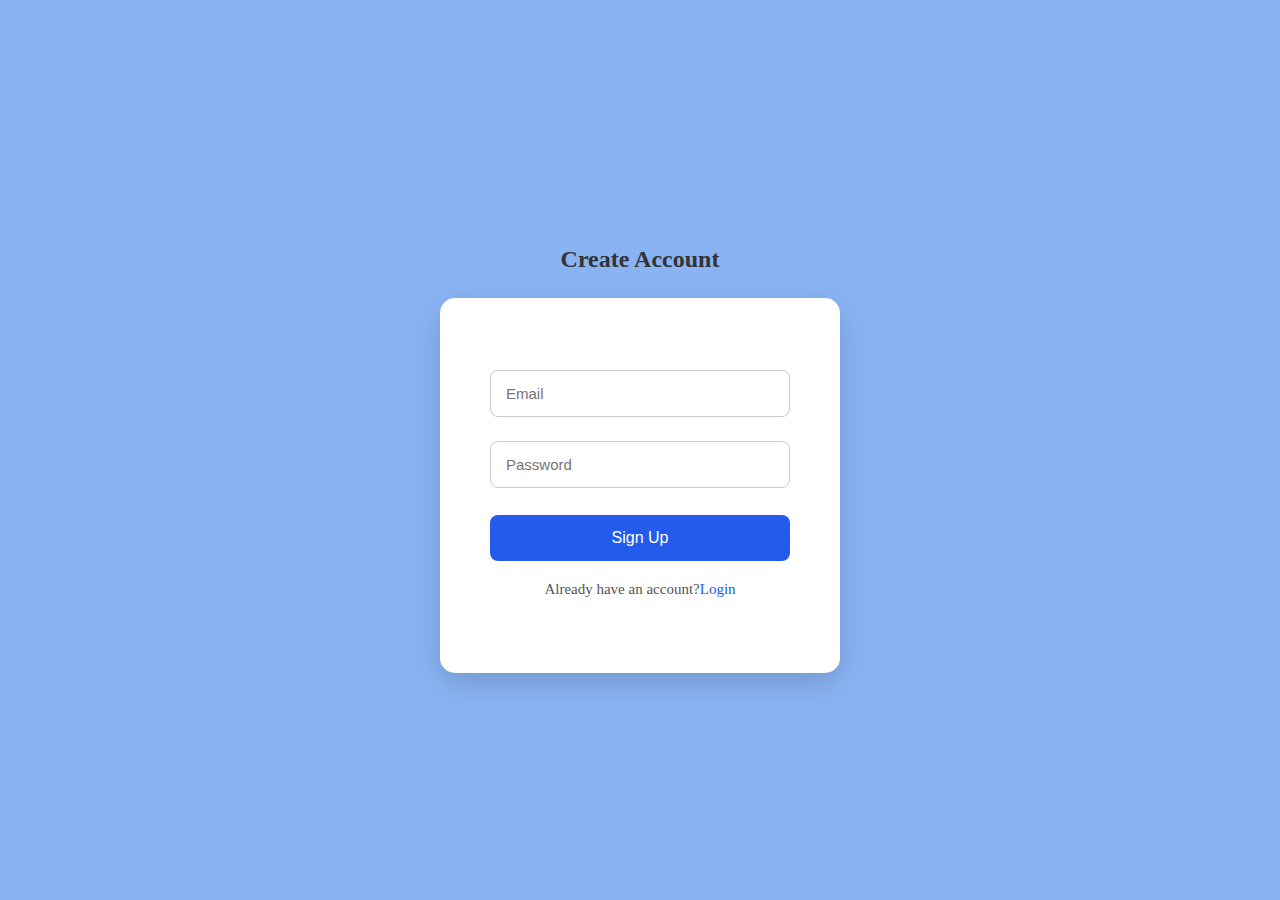
<file: index.html>
<!DOCTYPE html>
<html>
<head>
  <title>Sign Up</title>
  <link rel="stylesheet" href="assets/style.css">
</head>
<body>
  <h2>Create Account</h2>

  <div class="login-box">
    <input type="email" id="signupEmail" placeholder="Email">
    <input type="password" id="signupPassword" placeholder="Password">

    <button onclick="signup()">Sign Up</button>
    <p>Already have an account?<a href="login.html">Login</a></p>
  </div>
  <script src="assets/script.js"></script>
</body>
</html>
</file>
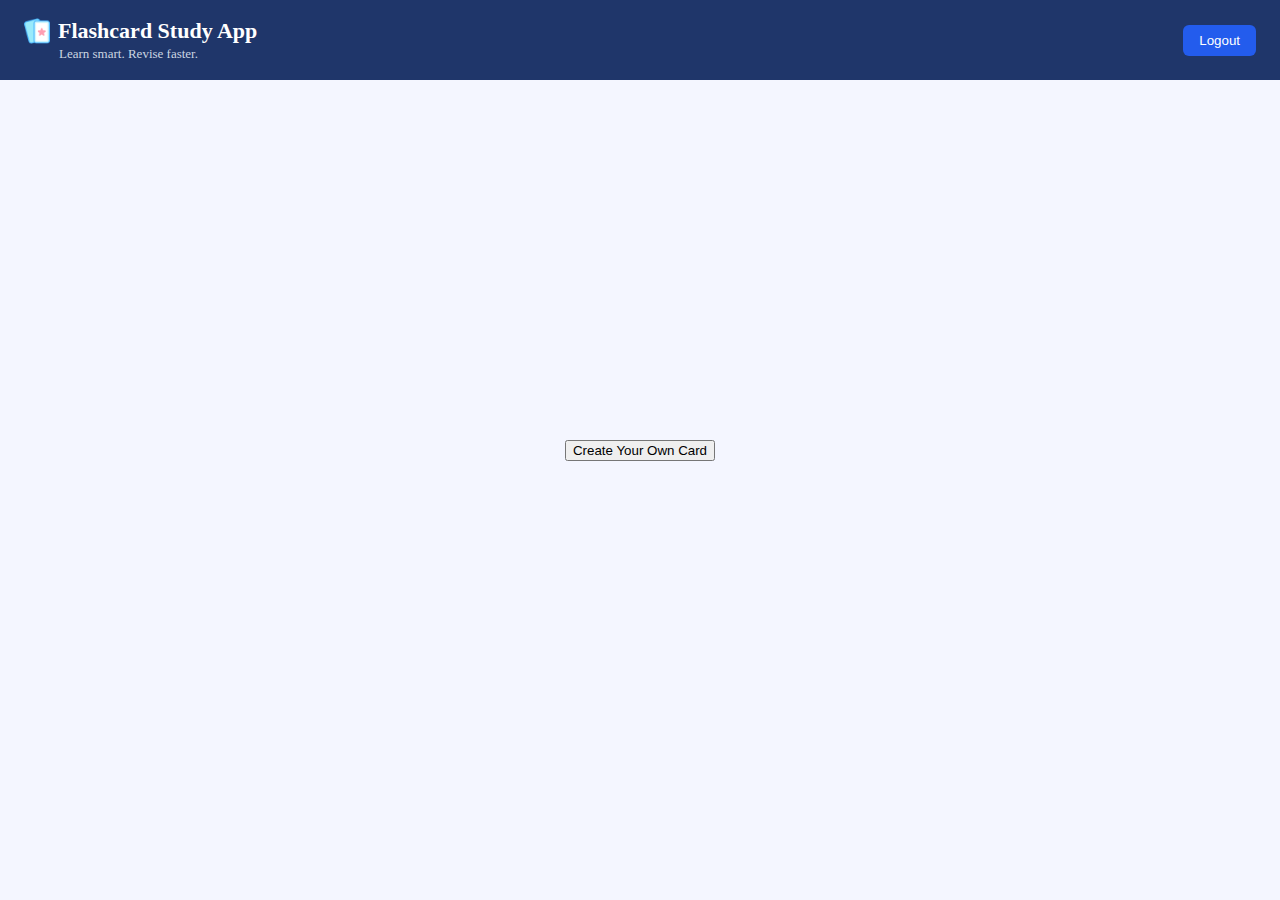
<file: createcard.html>
<!DOCTYPE html>
<html lang="en">
<head>
  <meta charset="UTF-8">
  <title>Dashboard Page</title>
  <link rel="stylesheet" href="assets/style.css">
</head>
<body class="dashboard-page">

<nav class="navbar">
  <div class="nav-inner">

    <div class="nav-left">
      <h2 class="brand">
        <img src="assets/images/card.png" alt="icon">
        Flashcard Study App
      </h2>
      <p>Learn smart. Revise faster.</p>
    </div>

    <div class="nav-right">
      <button class="logout-btn" onclick="logout()">Logout</button>
    </div>

  </div>
</nav>
<button id="createCardBtn">Create Your Own Card</button>

<div id="createCardModal" class="modal" style="display:none;">
  <div class="modal-content">
    <span id="closeModal" style="cursor:pointer;">&times;</span>
    <h3>Create New Flashcard</h3>
    
    <label for="subjectInput">Subject:</label>
    <input type="text" id="subjectInput" placeholder="Enter subject or topic">

    <label for="questionInput">Question:</label>
    <input type="text" id="questionInput" placeholder="Enter question">

    <label for="answerInput">Answer:</label>
    <input type="text" id="answerInput" placeholder="Enter answer">

    <button id="saveCardBtn">Save Card</button>
  </div>
</div>

  <script src="assets/script.js"></script>
</body>
</html>
</file>
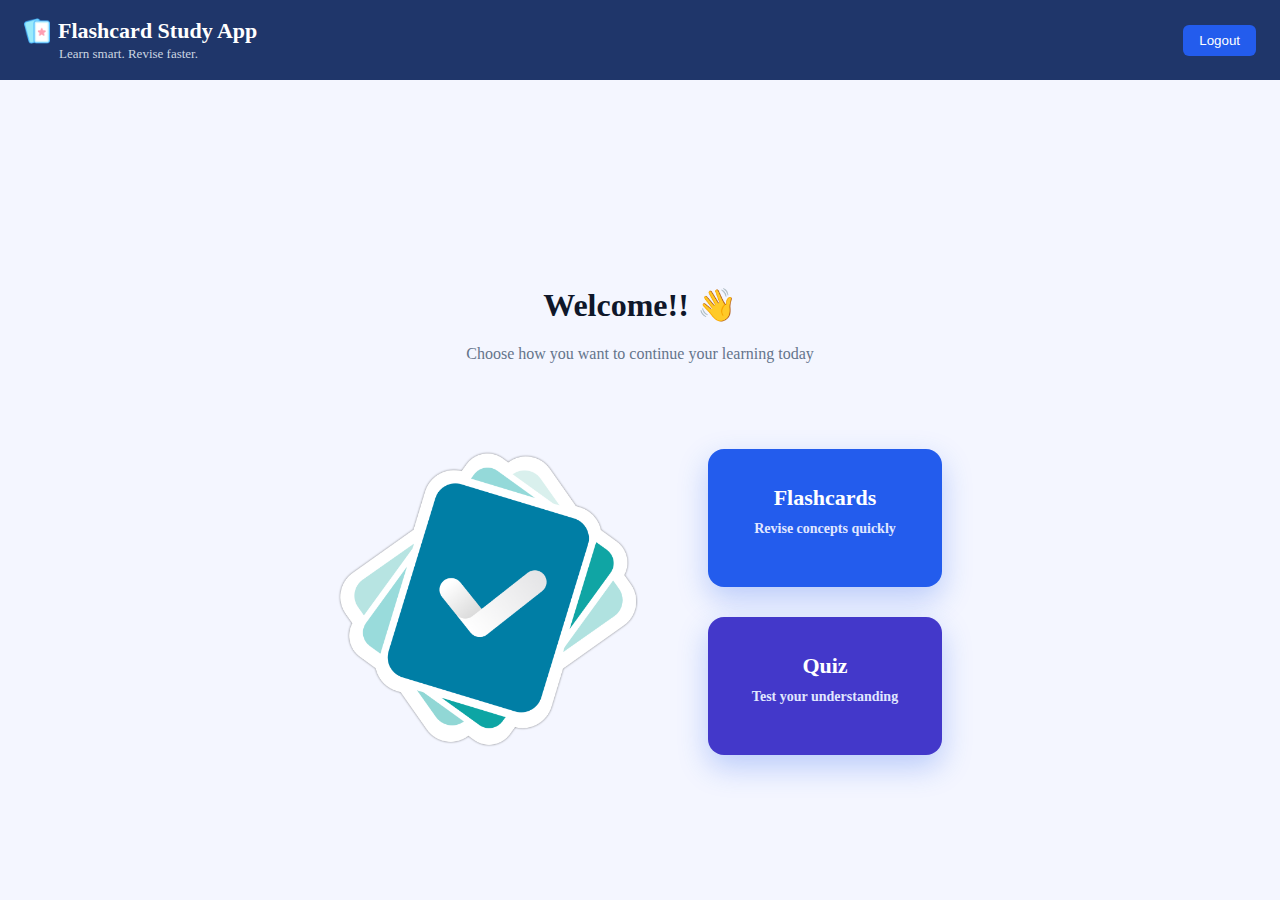
<file: dashboard.html>
<!DOCTYPE html>
<html lang="en">
<head>
  <meta charset="UTF-8">
  <title>Dashboard Page</title>
  <link rel="stylesheet" href="assets/style.css">
</head>
<body class="dashboard-page">

<nav class="navbar">
  <div class="nav-inner">

    <div class="nav-left">
      <h2 class="brand">
        <img src="assets/images/card.png" alt="icon">
        Flashcard Study App
      </h2>
      <p>Learn smart. Revise faster.</p>
    </div>

    <div class="nav-right">
      <button class="logout-btn" onclick="logout()">Logout</button>
    </div>

  </div>
</nav>
<div class="welcome">
  <h1>Welcome!! 👋</h1>
  <p>Choose how you want to continue your learning today</p>
</div>
<div class="dashboard-container">
  <div class="dashboard-left">
    <img src="assets/images/cards.png" alt="Study Image">
  </div>
  <div class="dashboard-right">
    <div class="dashboard-card" onclick="goFlashcardSubjects()">
      Flashcards
      <p>Revise concepts quickly</p>
    </div>
    <div class="dashboard-card quiz" onclick="goQuiz()">Quiz<p>Test your understanding</p>
    </div>
  </div>

</div>

<script src="assets/script.js"></script>
</body>
</html>
</file>
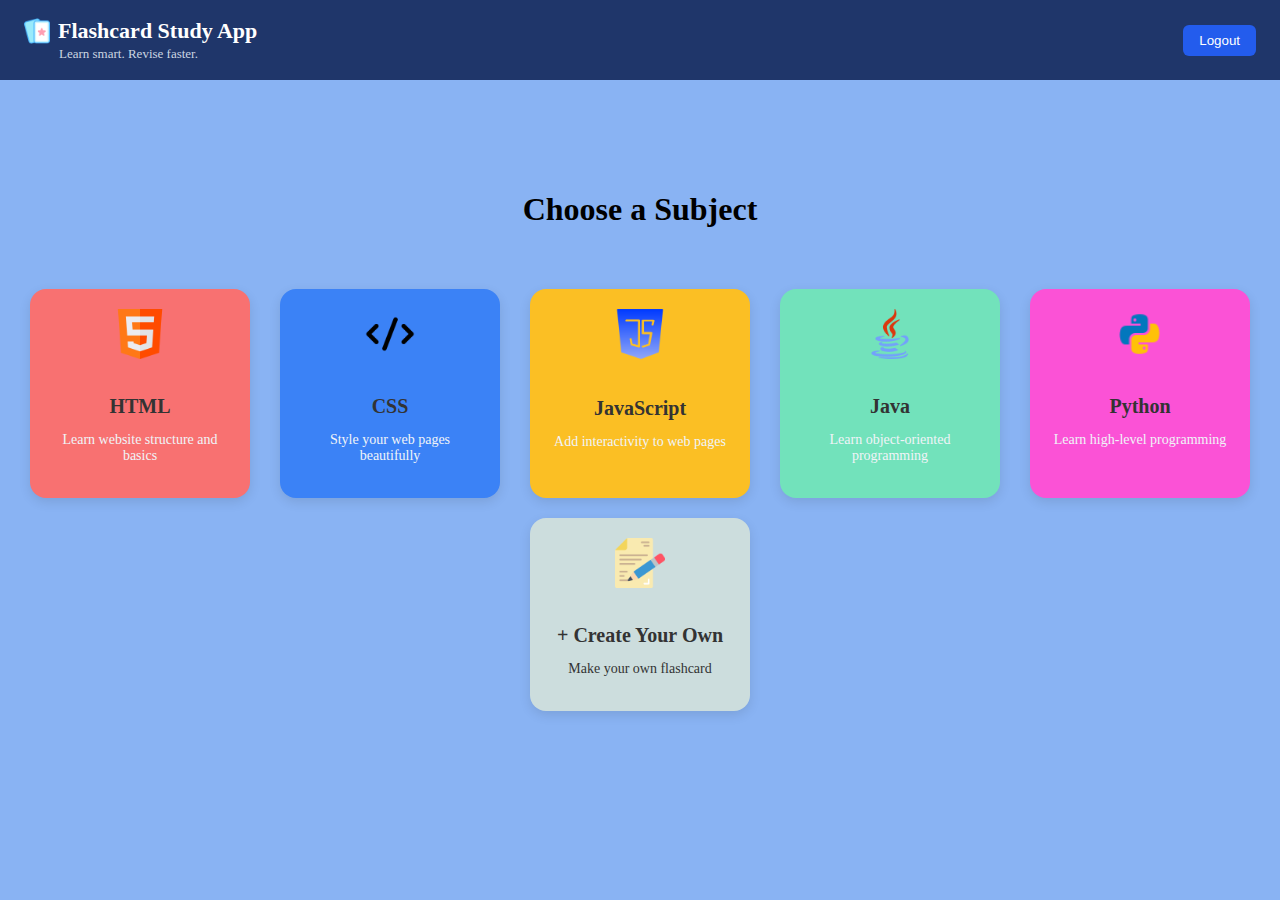
<file: flashcard-subjects.html>
<!DOCTYPE html>
<html lang="en">
<head>
  <meta charset="UTF-8">
  <title>Select Subject | Flashcards</title>
  <link rel="stylesheet" href="assets/style.css"> 
</head>
<body>
  <nav class="navbar">
  <div class="nav-inner">

    <div class="nav-left">
      <h2 class="brand">
        <img src="assets/images/card.png" alt="icon">
        Flashcard Study App
      </h2>
      <p>Learn smart. Revise faster.</p>
    </div>

    <div class="nav-right">
      <button class="logout-btn" onclick="logout()">Logout</button>
    </div>

  </div>
</nav>

  <h1>Choose a Subject</h1>

  <div class="subjects-container">
    <div class="subject-card HTML" onclick="goToFlashcards('HTML')">
      <img src="assets/images/html.png" alt="HTML Icon">
      <h2>HTML</h2>
      <p>Learn website structure and basics</p>
    </div>

    <div class="subject-card CSS" onclick="goToFlashcards('CSS')">
      <img src="assets/images/css.png" alt="CSS Icon">
      <h2>CSS</h2>
      <p>Style your web pages beautifully</p>
    </div>

    <div class="subject-card JavaScript" onclick="goToFlashcards('JavaScript')">
      <img src="assets/images/javascript.png" alt="JS Icon">
      <h2>JavaScript</h2>
      <p>Add interactivity to web pages</p>
    </div>

    <div class="subject-card Java" onclick="goToFlashcards('Java')">
      <img src="assets/images/java.png" alt="Java Icon">
      <h2>Java</h2>
      <p>Learn object-oriented programming</p>
    </div>

    <div class="subject-card Python" onclick="goToFlashcards('Python')">
      <img src="assets/images/python.png" alt="Python Icon">
      <h2>Python</h2>
      <p>Learn high-level programming</p>
    </div>
  </div>
  
  <div class="subject-card create-own" onclick="goToCreateYourOwn()">
    <img src="assets/images/copy-writing.png" alt="Add Icon">
    <h2>+ Create Your Own</h2>
    <p>Make your own flashcard </p>
  <script src="assets/script.js"></script>
</body>
</html>
</file>
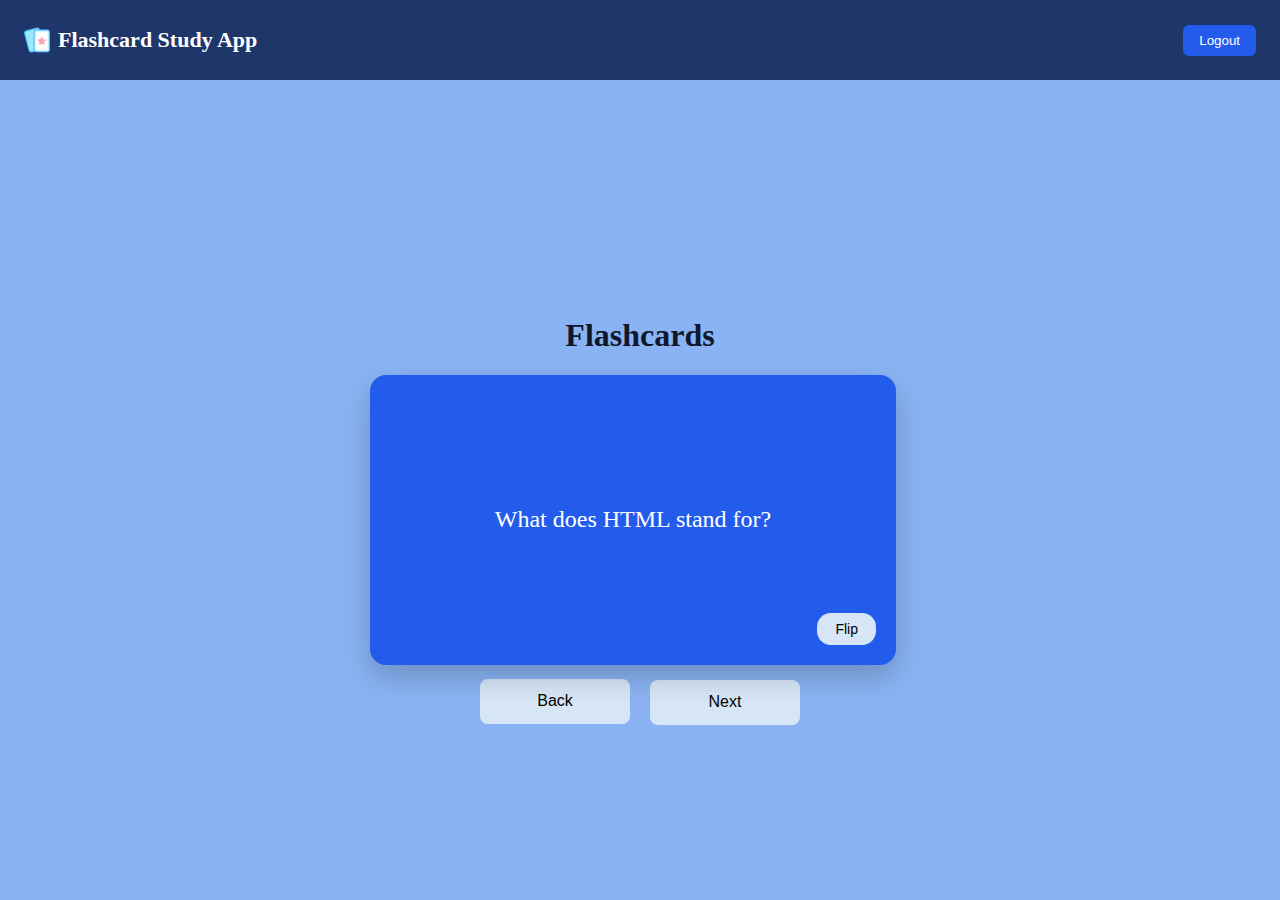
<file: flashcards.html>
<!DOCTYPE html>
<html lang="en">
<head>
  <meta charset="UTF-8">
  <title>Flashcards</title>
  <link rel="stylesheet" href="assets/style.css">
</head>
<body>
  <nav class="navbar">
    <div class="nav-inner">
      <div class="nav-left">
        <h2 class="brand">
          <img src="assets/images/card.png" alt="icon">
          Flashcard Study App
        </h2>
      </div>
      <div class="nav-right">
        <button class="logout-btn" onclick="logout()">Logout</button>
      </div>
    </div>
  </nav>
  <div class="welcome">
    <h1 id="subject-title">Flashcards</h1>
  </div>
  <div class="flashcard-container">
    <div id="flashcard" class="flashcard-big"></div>

    <div class="btn-wrapper">
      <button class="back-btn" onclick="backCard()">Back</button>
      <button class="next-btn" onclick="nextCard()">Next</button>
    </div>
  </div>

  <script src="assets/script.js"></script>
</body>
</html>
</file>
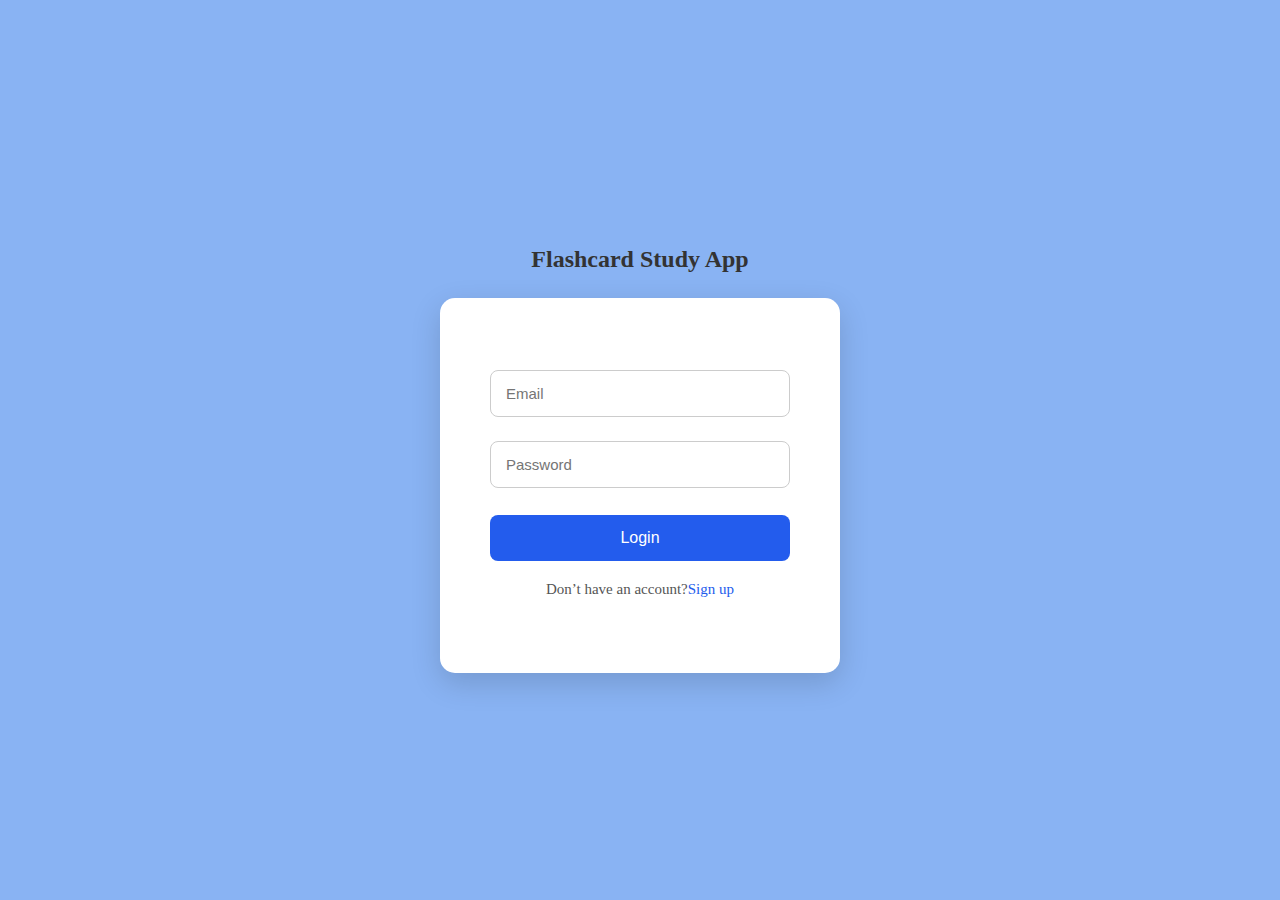
<file: login.html>
<!DOCTYPE html>
<html>
<head>
  <title>Login</title>
  <link rel="stylesheet" href="assets/style.css">
</head>
<body>
  <h2>Flashcard Study App</h2>

  <div class="login-box">
    <input type="email" id="loginEmail" placeholder="Email">
    <input type="password" id="loginPassword" placeholder="Password">

    <button onclick="login()">Login</button>
    <p>Don’t have an account?<a href="index.html">Sign up</a></p>
  </div>

  <script src="assets/js/script.js"></script>
</body>
</html>
</file>
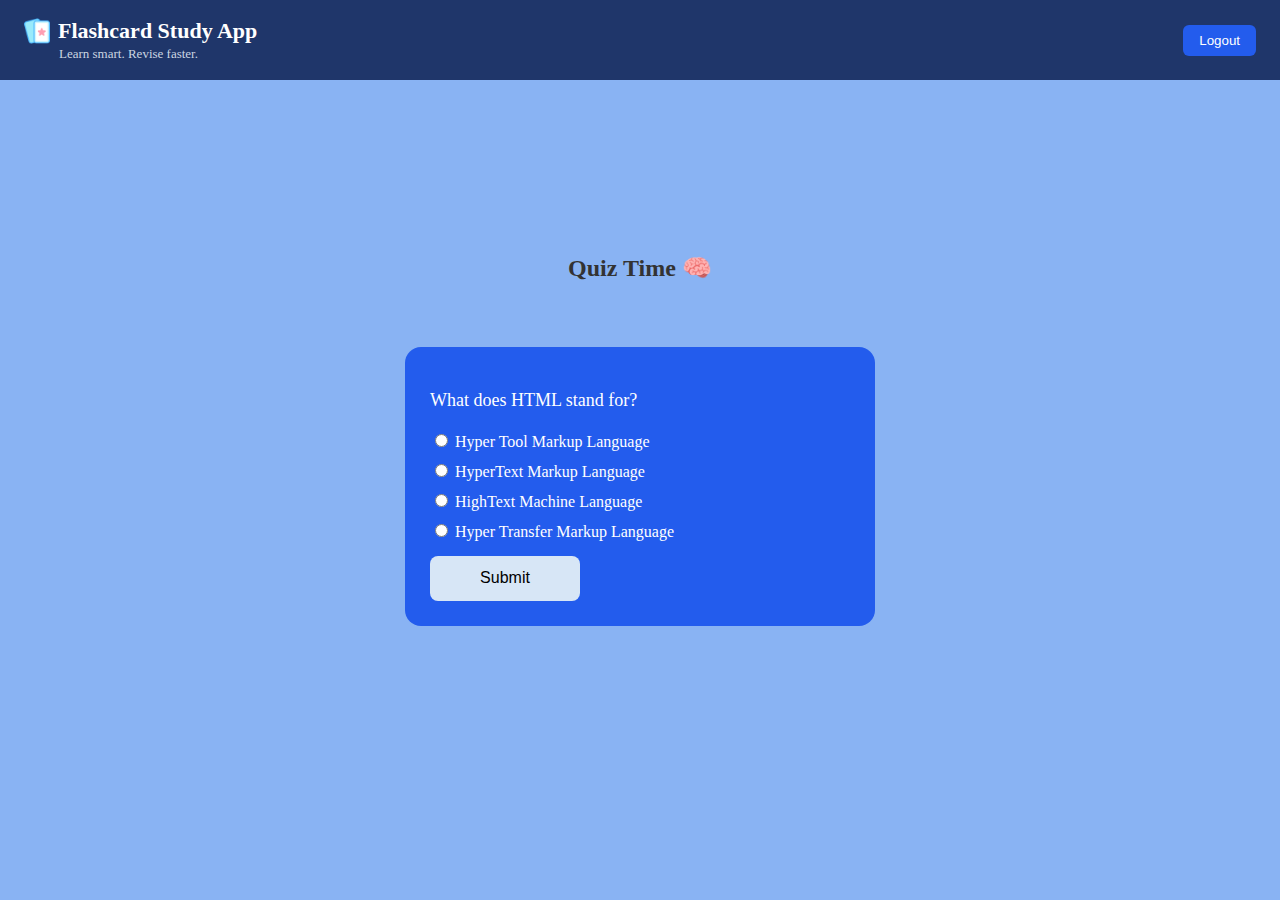
<file: quiz.html>
<!DOCTYPE html>
<html lang="en">
<head>
  <meta charset="UTF-8">
  <title>Quiz</title>
  <link rel="stylesheet" href="assets/style.css">
</head>
<body>
<nav class="navbar">
  <div class="nav-inner">

    <div class="nav-left">
      <h2 class="brand">
        <img src="assets/images/card.png" alt="icon">
        Flashcard Study App
      </h2>
      <p>Learn smart. Revise faster.</p>
    </div>

    <div class="nav-right">
      <button class="logout-btn" onclick="logout()">Logout</button>
    </div>

  </div>
</nav>
<h2 class="quiz-title">Quiz Time 🧠</h2>
<div class="quiz-card" id="quizCard">

  <p id="questionText">Loading question...</p>

  <form id="options"></form>
  <button id="submitBtn" class="next-btn">Submit</button>
  <button id="nextBtn" class="next-btn" style="display:none;">Next</button>

</div>
<script src="assets/script.js"></script>
</body>
</html>
</file>
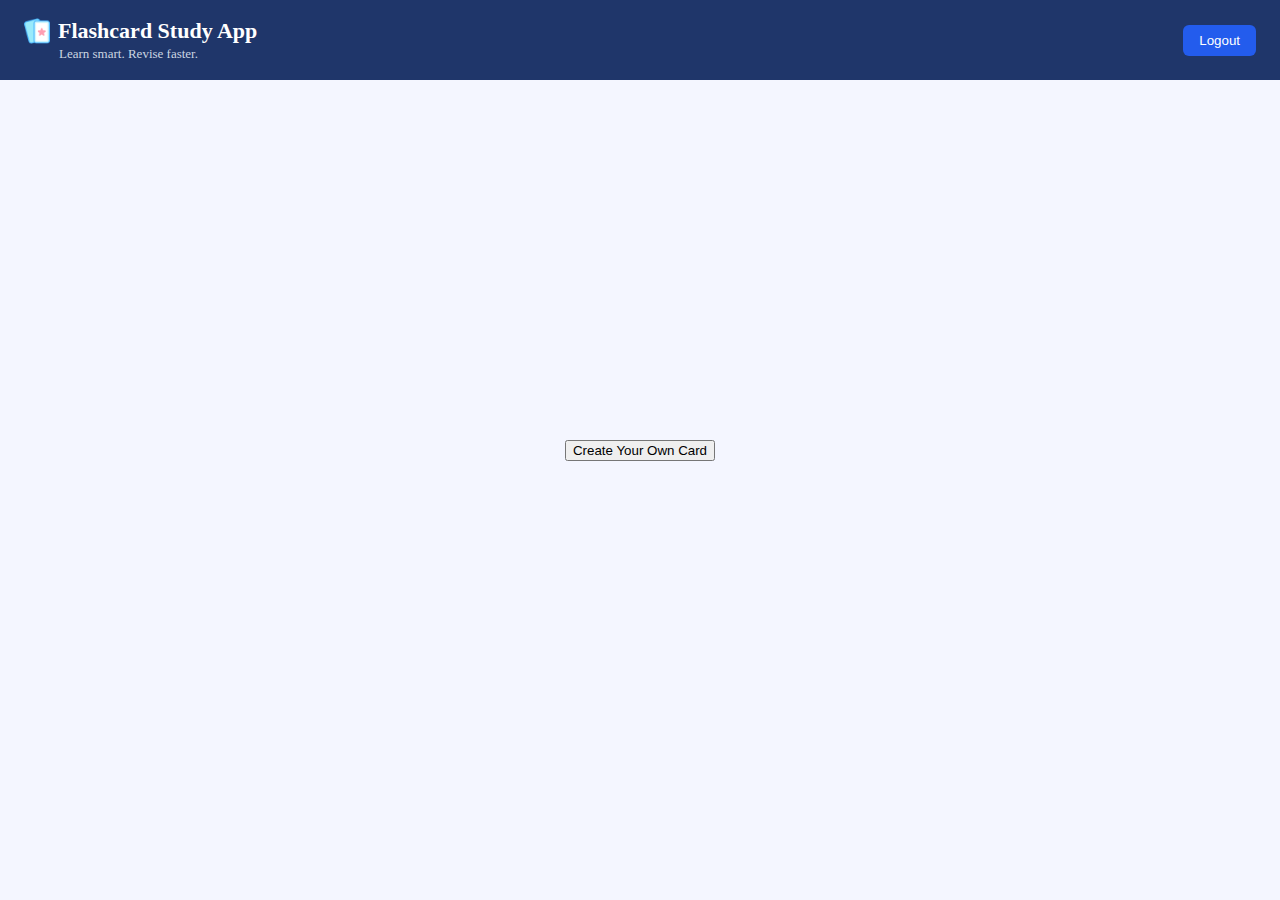
<file: pages/createcard.html>
<!DOCTYPE html>
<html lang="en">
<head>
  <meta charset="UTF-8">
  <title>Dashboard Page</title>
  <link rel="stylesheet" href="../style.css">
</head>
<body class="dashboard-page">

<nav class="navbar">
  <div class="nav-inner">

    <div class="nav-left">
      <h2 class="brand">
        <img src="../assets/images/card.png" alt="icon">
        Flashcard Study App
      </h2>
      <p>Learn smart. Revise faster.</p>
    </div>

    <div class="nav-right">
      <button class="logout-btn" onclick="logout()">Logout</button>
    </div>

  </div>
</nav>
<button id="createCardBtn">Create Your Own Card</button>

<div id="createCardModal" class="modal" style="display:none;">
  <div class="modal-content">
    <span id="closeModal" style="cursor:pointer;">&times;</span>
    <h3>Create New Flashcard</h3>
    
    <label for="subjectInput">Subject:</label>
    <input type="text" id="subjectInput" placeholder="Enter subject or topic">

    <label for="questionInput">Question:</label>
    <input type="text" id="questionInput" placeholder="Enter question">

    <label for="answerInput">Answer:</label>
    <input type="text" id="answerInput" placeholder="Enter answer">

    <button id="saveCardBtn">Save Card</button>
  </div>
</div>

  <script src="../script.js"></script>
</body>
</html>
</file>
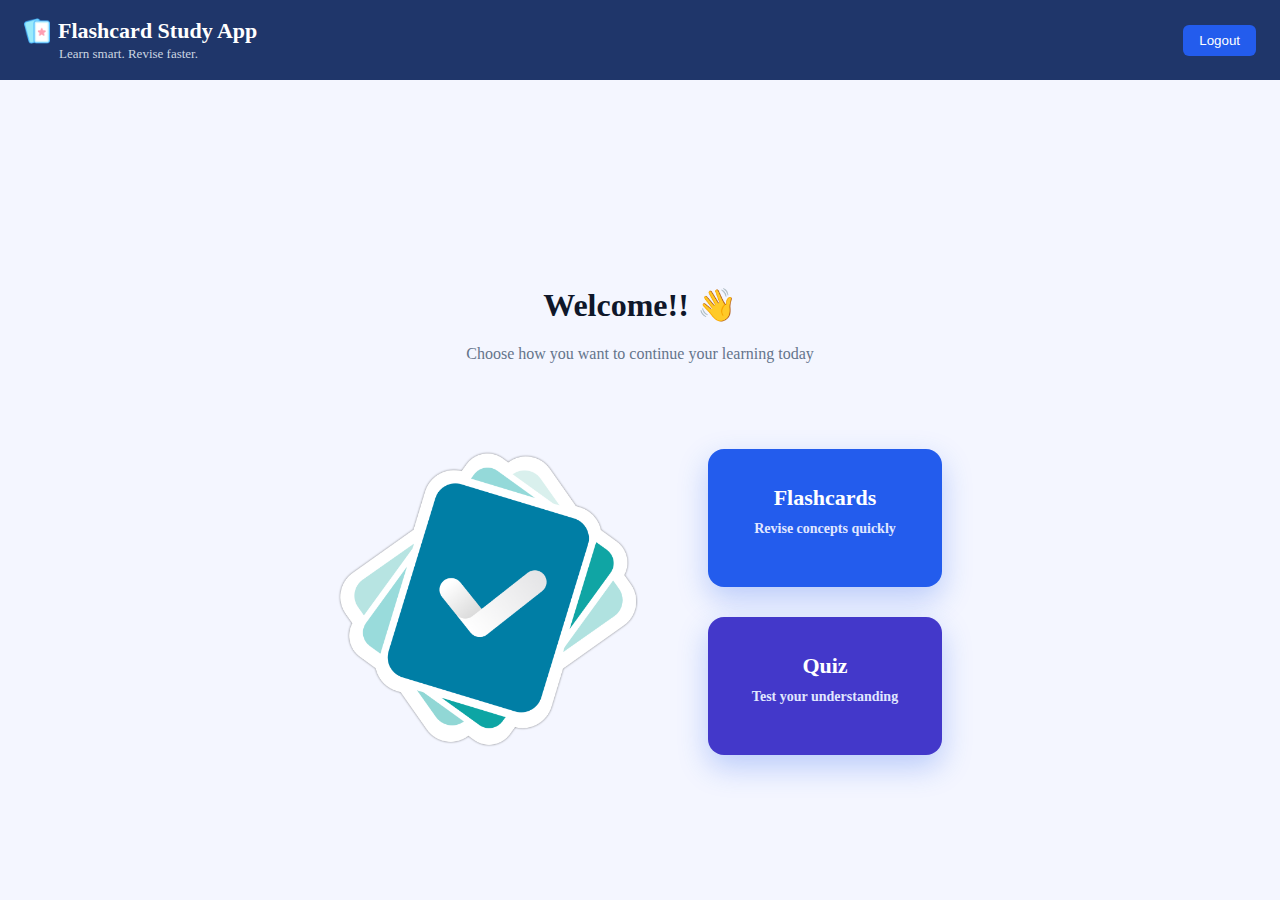
<file: pages/dashboard.html>
<!DOCTYPE html>
<html lang="en">
<head>
  <meta charset="UTF-8">
  <title>Dashboard Page</title>
  <link rel="stylesheet" href="../style.css">
</head>
<body class="dashboard-page">

<nav class="navbar">
  <div class="nav-inner">

    <div class="nav-left">
      <h2 class="brand">
        <img src="../assets/images/card.png" alt="icon">
        Flashcard Study App
      </h2>
      <p>Learn smart. Revise faster.</p>
    </div>

    <div class="nav-right">
      <button class="logout-btn" onclick="logout()">Logout</button>
    </div>

  </div>
</nav>
<div class="welcome">
  <h1>Welcome!! 👋</h1>
  <p>Choose how you want to continue your learning today</p>
</div>
<div class="dashboard-container">
  <div class="dashboard-left">
    <img src="../assets/images/cards.png" alt="Study Image">
  </div>
  <div class="dashboard-right">
    <div class="dashboard-card" onclick="goFlashcardSubjects()">
      Flashcards
      <p>Revise concepts quickly</p>
    </div>
    <div class="dashboard-card quiz" onclick="goQuiz()">Quiz<p>Test your understanding</p>
    </div>
  </div>

</div>

<script src="../script.js"></script>
</body>
</html>
</file>
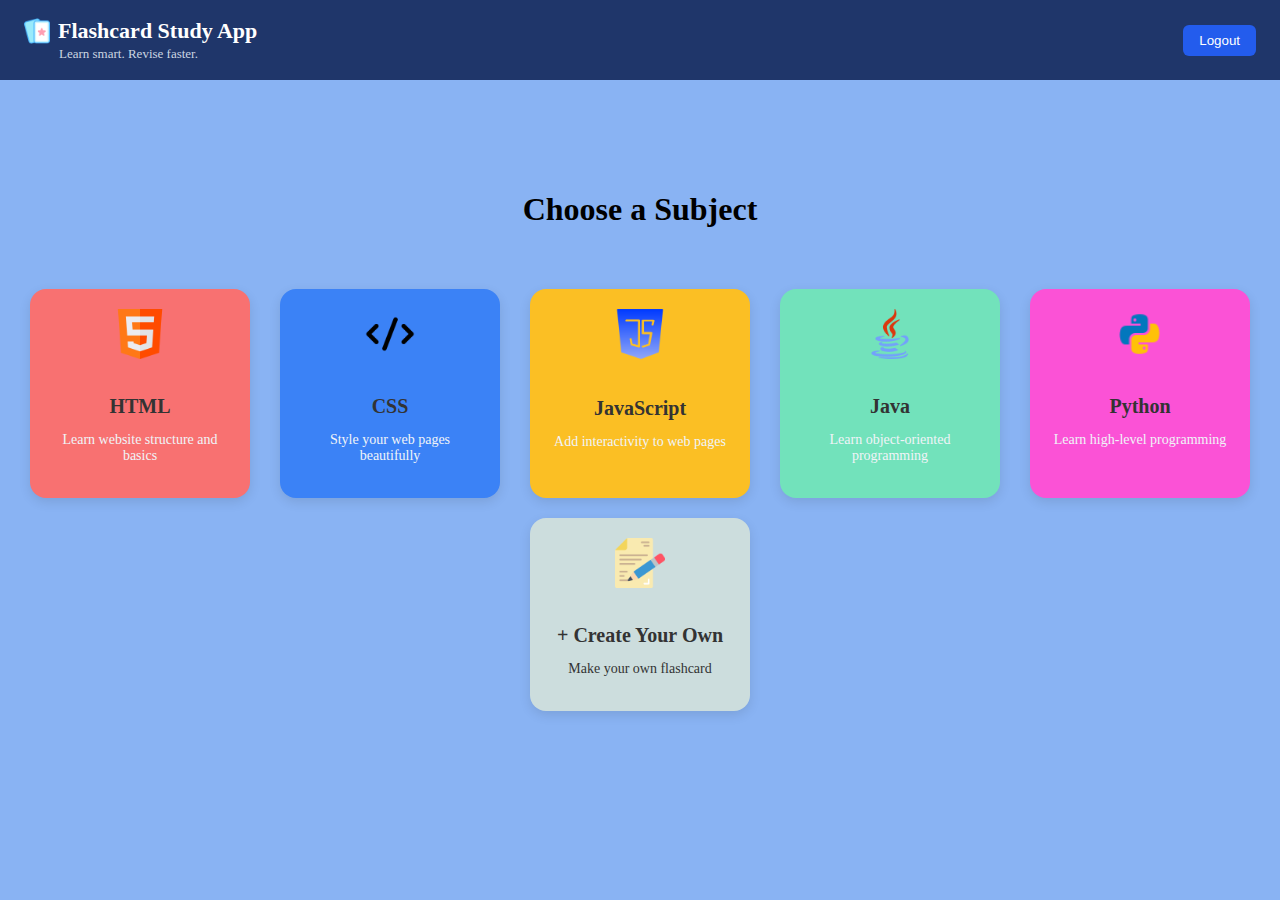
<file: pages/flashcard-subjects.html>
<!DOCTYPE html>
<html lang="en">
<head>
  <meta charset="UTF-8">
  <title>Select Subject | Flashcards</title>
  <link rel="stylesheet" href="../style.css"> 
</head>
<body>
  <nav class="navbar">
  <div class="nav-inner">

    <div class="nav-left">
      <h2 class="brand">
        <img src="../assets/images/card.png" alt="icon">
        Flashcard Study App
      </h2>
      <p>Learn smart. Revise faster.</p>
    </div>

    <div class="nav-right">
      <button class="logout-btn" onclick="logout()">Logout</button>
    </div>

  </div>
</nav>

  <h1>Choose a Subject</h1>

  <div class="subjects-container">
    <div class="subject-card HTML" onclick="goToFlashcards('HTML')">
      <img src="../assets/images/html.png" alt="HTML Icon">
      <h2>HTML</h2>
      <p>Learn website structure and basics</p>
    </div>

    <div class="subject-card CSS" onclick="goToFlashcards('CSS')">
      <img src="../assets/images/css.png" alt="CSS Icon">
      <h2>CSS</h2>
      <p>Style your web pages beautifully</p>
    </div>

    <div class="subject-card JavaScript" onclick="goToFlashcards('JavaScript')">
      <img src="../assets/images/javascript.png" alt="JS Icon">
      <h2>JavaScript</h2>
      <p>Add interactivity to web pages</p>
    </div>

    <div class="subject-card Java" onclick="goToFlashcards('Java')">
      <img src="../assets/images/java.png" alt="Java Icon">
      <h2>Java</h2>
      <p>Learn object-oriented programming</p>
    </div>

    <div class="subject-card Python" onclick="goToFlashcards('Python')">
      <img src="../assets/images/python.png" alt="Python Icon">
      <h2>Python</h2>
      <p>Learn high-level programming</p>
    </div>
  </div>
  
  <div class="subject-card create-own" onclick="goToCreateYourOwn()">
    <img src="../assets/images/copy-writing.png" alt="Add Icon">
    <h2>+ Create Your Own</h2>
    <p>Make your own flashcard </p>
  <script src="../script.js"></script>
</body>
</html>
</file>
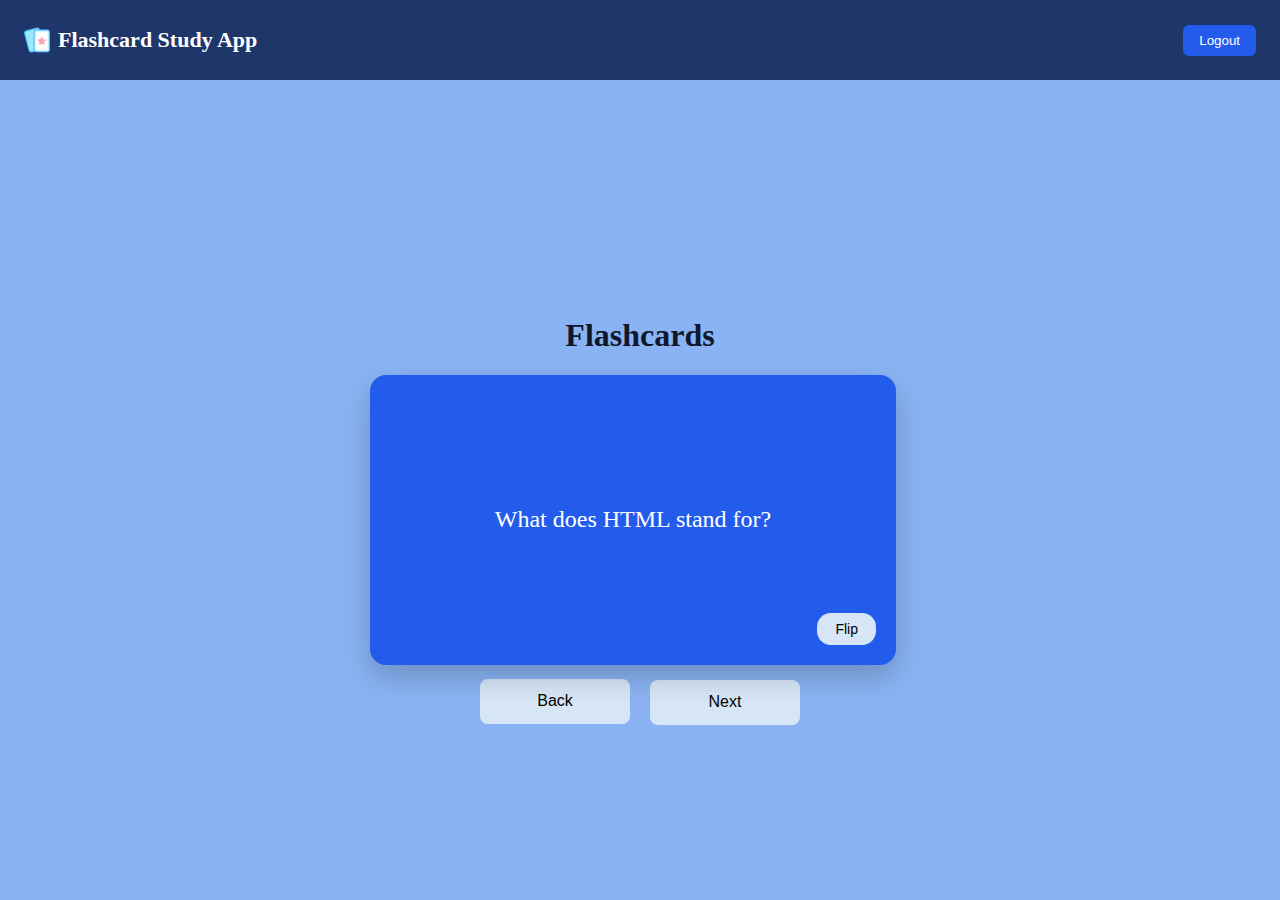
<file: pages/flashcards.html>
<!DOCTYPE html>
<html lang="en">
<head>
  <meta charset="UTF-8">
  <title>Flashcards</title>
  <link rel="stylesheet" href="../style.css">
</head>
<body>
  <nav class="navbar">
    <div class="nav-inner">
      <div class="nav-left">
        <h2 class="brand">
          <img src="../assets/images/card.png" alt="icon">
          Flashcard Study App
        </h2>
      </div>
      <div class="nav-right">
        <button class="logout-btn" onclick="logout()">Logout</button>
      </div>
    </div>
  </nav>
  <div class="welcome">
    <h1 id="subject-title">Flashcards</h1>
  </div>
  <div class="flashcard-container">
    <div id="flashcard" class="flashcard-big"></div>

    <div class="btn-wrapper">
      <button class="back-btn" onclick="backCard()">Back</button>
      <button class="next-btn" onclick="nextCard()">Next</button>
    </div>
  </div>

  <script src="../script.js"></script>
</body>
</html>
</file>
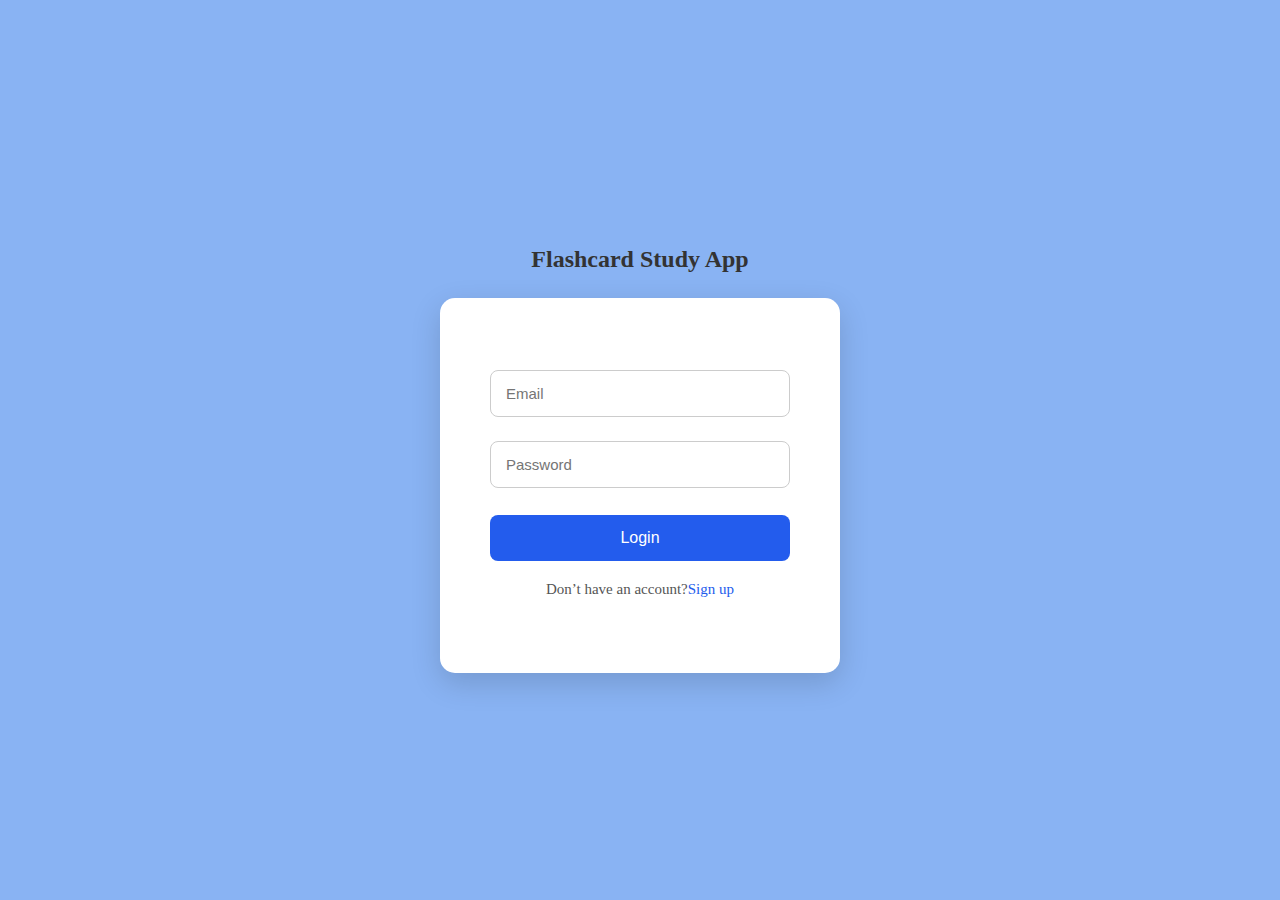
<file: pages/login.html>
<!DOCTYPE html>
<html>
<head>
  <title>Login</title>
  <link rel="stylesheet" href="../assets/style.css">
</head>
<body>
  <h2>Flashcard Study App</h2>

  <div class="login-box">
    <input type="email" id="loginEmail" placeholder="Email">
    <input type="password" id="loginPassword" placeholder="Password">

    <button onclick="login()">Login</button>
    <p>Don’t have an account?<a href="index.html">Sign up</a></p>
  </div>

  <script src="../assets/script.js"></script>
</body>
</html>
</file>
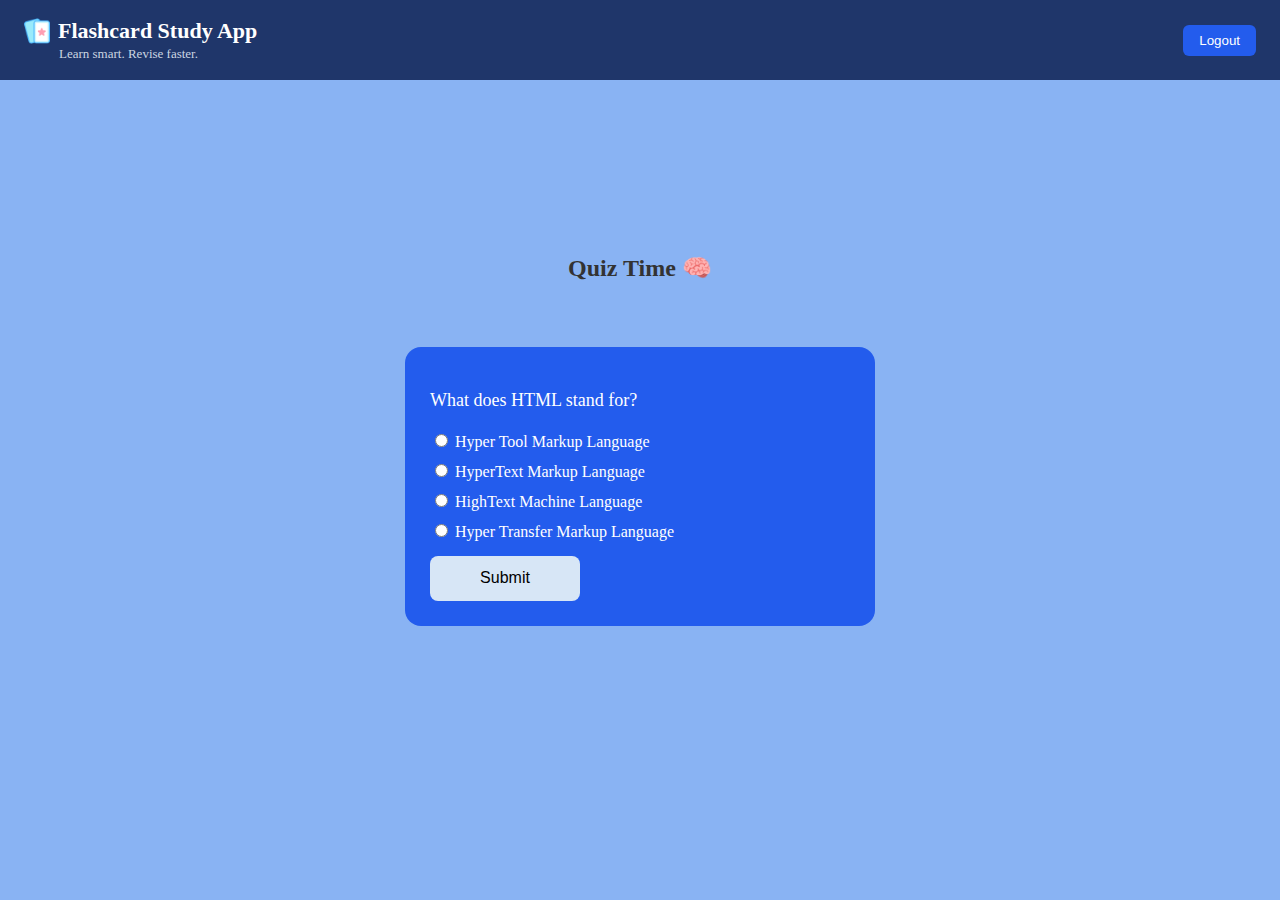
<file: pages/quiz.html>
<!DOCTYPE html>
<html lang="en">
<head>
  <meta charset="UTF-8">
  <title>Quiz</title>
  <link rel="stylesheet" href="../assets/style.css">
</head>
<body>
<nav class="navbar">
  <div class="nav-inner">

    <div class="nav-left">
      <h2 class="brand">
        <img src="../assets/images/card.png" alt="icon">
        Flashcard Study App
      </h2>
      <p>Learn smart. Revise faster.</p>
    </div>

    <div class="nav-right">
      <button class="logout-btn" onclick="logout()">Logout</button>
    </div>

  </div>
</nav>
<h2 class="quiz-title">Quiz Time 🧠</h2>
<div class="quiz-card" id="quizCard">

  <p id="questionText">Loading question...</p>

  <form id="options"></form>
  <button id="submitBtn" class="next-btn">Submit</button>
  <button id="nextBtn" class="next-btn" style="display:none;">Next</button>

</div>
<script src="../assets/script.js"></script>
</body>
</html>
</file>
<file: assets/style.css>
body {
  font-family: Cambria, Cochin, Georgia, Times, 'Times New Roman', serif;
  background: #89b3f3;
  display: flex;
  flex-direction: column;
  align-items: center;
  justify-content: center;
  height: 100vh;
  margin: 0;
}

h2 {
  color: #333;
  margin-bottom: 25px;
  text-align: center;
}

.login-box {
  background: #fff;
  padding: 60px 50px; 
  border-radius: 15px;
  box-shadow: 0 10px 30px rgba(0, 0, 0, 0.15);
  width: 400px; 
  max-width: 90%; 
  text-align: center;
  box-sizing: border-box;
}

.login-box input {
  width: 100%;
  padding: 14px 15px; 
  margin: 12px 0;
  border: 1px solid #ccc;
  border-radius: 8px;
  font-size: 15px;
  box-sizing: border-box;
  
}

.login-box button {
  width: 100%;
  padding: 14px;
  margin-top: 15px;
  background-color: #235ced; 
  color: white;
  border: none;
  border-radius: 8px;
  font-size: 16px;
  cursor: pointer;
}

.login-box button:hover {
  background-color: #4557a0;
}
.login-box p {
  margin-top: 20px;
  font-size: 15px;
  color: #555;
}

.login-box p a {
  color: #235ced;
  text-decoration: none;
  font-weight: 500;
}

.login-box p a:hover {
  text-decoration: underline;
}
.dashboard-page {
  margin: 0;
  background-color: #f4f6ff;
}

.navbar {
  width: 100%;
  height: 80px;
  background-color: #1f366a;
  display: flex;
  justify-content: center;  
  position: fixed;
  top: 0;
  left: 0;
  z-index: 100;
}

.nav-inner {
  width: 100%;
  max-width: 1500px;      
  padding: 0 24px;
  display: flex;
  justify-content: space-between;
  align-items: center;
}

.nav-right {
  display: flex;
  align-items: center;
}

.nav-left {
  display: flex;
  flex-direction: column;
  align-items: flex-start;
}

.nav-left h2 {
  color: #FFFFFF;
  font-size: 22px;
  margin: 0;             
  line-height: 1.2;
}

.nav-left p {
  font-size: 13px;
  color: #CBD5E1;
  margin: 2px 35px 0;       
  line-height: 1.2;
}
.brand {
  display: flex;
  align-items: center;
  gap: 8px;
  margin: 0;
  color: #FFFFFF;
  font-size: 22px;
}

.brand img {
  width: 26px;
  height: 26px;
}
.logout-btn {
  padding: 8px 16px;
  background-color: #235CED;
  color: #FFFFFF;
  border: none;
  border-radius: 6px;
  cursor: pointer;
  font-weight: 500;
  transition: 0.3s ease;
}

.logout-btn:hover {
  background-color: #4072fb;
}
.welcome {
  margin-top: 120px;
  text-align: center;
}

.welcome h1 {
  font-size: 32px;
  color: #0F172A;
}

.welcome p {
  margin-top: 8px;
  color: #64748B;
}
.dashboard-container {
  margin-top: 70px;
  display: flex;
  justify-content: center;
  align-items: center;
  gap: 70px;
  padding: 0 60px;
}

.dashboard-left img {
  width: 300px;
  border-radius: 16px;
}
.dashboard-right {
  display: flex;
  flex-direction: column;
  gap: 30px;
}

.dashboard-card {
  background-color: #235CED;
  color: #FFFFFF;
  padding: 36px 44px;
  border-radius: 16px;
  font-size: 22px;
  font-weight: 600;
  text-align: center;
  cursor: pointer;
  transition: all 0.3s ease;
  box-shadow: 0 12px 30px rgba(35, 92, 237, 0.28);
}

.dashboard-card p {
  font-size: 14px;
  margin-top: 10px;
  color: #E0E7FF;
}

.dashboard-card:hover {
  background-color: #1D4ED8;
  transform: translateY(-6px);
}

.dashboard-card.quiz {
  background-color: #4338CA;
}

@media (max-width: 900px) {
  .stats {
    flex-direction: column;
    align-items: center;
  }

  .dashboard-container {
    flex-direction: column;
    gap: 40px;
  }

  .dashboard-left img {
    width: 260px;
  }
}
.subjects-container {
  display: flex;
  justify-content: center;
  gap: 30px;
  flex-wrap: wrap;
  margin-top: 40px;
}

.subject-card {
  width: 180px;
  padding: 20px;
  border-radius: 16px;
  box-shadow: 0 4px 12px rgba(0,0,0,0.1);
  cursor: pointer;
  transition: transform 0.3s, box-shadow 0.3s;
  text-align: center;
  color: #fff;
  margin-bottom: 20px;
}

.subject-card:hover {
  transform: translateY(-5px);
  box-shadow: 0 8px 20px rgba(0,0,0,0.2);
}

.subject-card img {
  width: 50px;
  margin-bottom: 15px;
}

.subject-card h2 {
  margin-bottom: 10px;
  font-size: 20px;
}

.subject-card p {
  font-size: 14px;
  color: #f0f4f8; 
}

.create-own {
  background-color:#ccdddd; 
  color: #000;
}

.create-own img {
  width: 50px;
  margin-bottom: 15px;
}

.create-own h2 {
  margin-bottom: 10px;
  font-size: 20px;
}

.create-own p {
  font-size: 14px;
  color: #333; 
}

.create-own:hover {
  transform: translateY(-5px);
  box-shadow: 0 8px 20px rgba(0,0,0,0.2);
}
.HTML{ 
  background-color: #F87171;
 }
.CSS{
   background-color: #3B82F6;
   }
.JavaScript{
   background-color: #FBBF24; 
   }
.Java{
   background-color: #72e2bb;
   }
.Python{
   background-color: #fb52d6;
   }

#flashcards-container {
  display: flex;
  flex-wrap: wrap;
  gap: 20px;
  justify-content: center;
}

.flashcard {
  background-color: #235CED;
  color: #fff;
  width: 250px;
  padding: 20px;
  border-radius: 16px;
  align-items: center;
  cursor: pointer;
  box-shadow: 0 8px 20px rgba(0,0,0,0.2);
  transition: transform 0.3s, box-shadow 0.3s;
}

.flashcard:hover {
  transform: translateY(-6px);
  box-shadow: 0 12px 30px rgba(35, 92, 237, 0.28);
}

.flashcard h3 {
  margin-bottom: 10px;
  margin-top: 10px;
  font-size: 18px;
}

.flashcard p {
  font-size: 16px;
  display: none; 
}

.flashcard.show-answer p {
  display: block;
}

.flashcard-big {
  width: 500px;
  max-width: 90%;
  min-height: 250px;
  background-color: #235CED;
  color: #fff;
  border-radius: 16px;
  display: flex;
  align-items: center;
  justify-content: center;
  font-size: 24px;
  text-align: center;
  padding: 20px;
  box-shadow: 0 12px 30px rgba(0,0,0,0.2);
  transition: transform 0.3s, background-color 0.3s;
  cursor: pointer;
  position: relative;
}
.flashcard-big:hover {
  transform: translateY(-5px);
}
.flashcard-big .answer {
  display: none;
  margin-top: 10px;
  font-size: 20px;
  color: #FFD700;
}


.flashcard-big .answer {
  display: none;
}
.flashcard-big.flipped .question {
  display: none;
}

.flashcard-big.flipped .answer {
  display: block;

}
.flip-btn {
  position: absolute;
  bottom: 20px;
  right: 20px;
  padding: 8px 18px;
  border: none;
  border-radius: 14px;
  background-color: #d7e6f6;
  font-size: 14px;
  cursor: pointer;
}

.flip-btn:hover {
  background-color: #fb96f1;
  color: #fff;
}
.flashcard-big {
  background-color: #235CED;
}

.flashcard-big.flipped {
  background-color: #1E9B6C; 
}
.btn-wrapper {
  display: flex;
  justify-content: center;
  align-items: flex-start; 
  gap: 20px;
}

.back-btn {
  margin-top: 14px;   
}

.next-btn {
  margin-top: 0;    
}


.back-btn, .next-btn {
  flex: 1;                    
  max-width: 150px;           
  height: 45px;
  border: none;
  border-radius: 8px;
  background-color: #d7e6f6;
  font-size: 16px;
  cursor: pointer;
  display: flex;
  justify-content: center;
  align-items: center;
}

.back-btn:hover, .next-btn:hover {
  background-color: #6656e0;
  color: #fff;
}

.quiz-card {
  background-color: #235CED;
  color: white;
  width: 420px;
  margin: 40px auto;
  padding: 25px;
  border-radius: 16px;
  text-align: left;
}

#questionText {
  font-size: 18px;
  margin-bottom: 20px;
}

.option {
  margin-bottom: 10px;
}

.option label {
  cursor: pointer;
}

.correct {
  color: #00ff88;
}

.wrong {
  color: #ff6b6b;
}

.next-btn {
  margin-top: 15px;
  padding: 10px;
  width: 100%;
  border: none;
  border-radius: 8px;
  cursor: pointer;
}

@media (max-width: 600px) {
  body {
    height: auto;
    padding: 0 10px;
  }
  .navbar {
    height: 70px;
  }

  .brand {
    font-size: 18px;
  }
  .login-box {
    width: 100%;
    padding: 40px 25px;
  }
  .dashboard-container {
    flex-direction: column;
    gap: 40px;
    padding: 0;
  }

  .dashboard-left img {
    width: 220px;
  }
  .subject-card {
    width: 150px;
  }
  .flashcard-big {
    width: 100%;
    font-size: 20px;
  }

  .btn-wrapper {
    flex-direction: column;
    align-items: center;
  }

  .back-btn,
  .next-btn {
    width: 100%;
    max-width: 220px;
    margin-top: 0;
  }
  .quiz-card {
    width: 100%;
    margin: 20px auto;
  }
}
@media (min-width: 601px) and (max-width: 1024px) {
  .dashboard-container {
    flex-direction: column;
    gap: 50px;
  }

  .dashboard-left img {
    width: 260px;
  }

  .subject-card {
    width: 170px;
  }

  .flashcard-big {
    width: 80%;
    font-size: 22px;
  }

  .quiz-card {
    width: 80%;
  }
}
</file>
<file: style.css>
body {
  font-family: Cambria, Cochin, Georgia, Times, 'Times New Roman', serif;
  background: #89b3f3;
  display: flex;
  flex-direction: column;
  align-items: center;
  justify-content: center;
  height: 100vh;
  margin: 0;
}

h2 {
  color: #333;
  margin-bottom: 25px;
  text-align: center;
}

.login-box {
  background: #fff;
  padding: 60px 50px; 
  border-radius: 15px;
  box-shadow: 0 10px 30px rgba(0, 0, 0, 0.15);
  width: 400px; 
  max-width: 90%; 
  text-align: center;
  box-sizing: border-box;
}

.login-box input {
  width: 100%;
  padding: 14px 15px; 
  margin: 12px 0;
  border: 1px solid #ccc;
  border-radius: 8px;
  font-size: 15px;
  box-sizing: border-box;
  
}

.login-box button {
  width: 100%;
  padding: 14px;
  margin-top: 15px;
  background-color: #235ced; 
  color: white;
  border: none;
  border-radius: 8px;
  font-size: 16px;
  cursor: pointer;
}

.login-box button:hover {
  background-color: #4557a0;
}
.login-box p {
  margin-top: 20px;
  font-size: 15px;
  color: #555;
}

.login-box p a {
  color: #235ced;
  text-decoration: none;
  font-weight: 500;
}

.login-box p a:hover {
  text-decoration: underline;
}
.dashboard-page {
  margin: 0;
  background-color: #f4f6ff;
}

.navbar {
  width: 100%;
  height: 80px;
  background-color: #1f366a;
  display: flex;
  justify-content: center;  
  position: fixed;
  top: 0;
  left: 0;
  z-index: 100;
}

.nav-inner {
  width: 100%;
  max-width: 1500px;      
  padding: 0 24px;
  display: flex;
  justify-content: space-between;
  align-items: center;
}

.nav-right {
  display: flex;
  align-items: center;
}

.nav-left {
  display: flex;
  flex-direction: column;
  align-items: flex-start;
}

.nav-left h2 {
  color: #FFFFFF;
  font-size: 22px;
  margin: 0;             
  line-height: 1.2;
}

.nav-left p {
  font-size: 13px;
  color: #CBD5E1;
  margin: 2px 35px 0;       
  line-height: 1.2;
}
.brand {
  display: flex;
  align-items: center;
  gap: 8px;
  margin: 0;
  color: #FFFFFF;
  font-size: 22px;
}

.brand img {
  width: 26px;
  height: 26px;
}
.logout-btn {
  padding: 8px 16px;
  background-color: #235CED;
  color: #FFFFFF;
  border: none;
  border-radius: 6px;
  cursor: pointer;
  font-weight: 500;
  transition: 0.3s ease;
}

.logout-btn:hover {
  background-color: #4072fb;
}
.welcome {
  margin-top: 120px;
  text-align: center;
}

.welcome h1 {
  font-size: 32px;
  color: #0F172A;
}

.welcome p {
  margin-top: 8px;
  color: #64748B;
}
.dashboard-container {
  margin-top: 70px;
  display: flex;
  justify-content: center;
  align-items: center;
  gap: 70px;
  padding: 0 60px;
}

.dashboard-left img {
  width: 300px;
  border-radius: 16px;
}
.dashboard-right {
  display: flex;
  flex-direction: column;
  gap: 30px;
}

.dashboard-card {
  background-color: #235CED;
  color: #FFFFFF;
  padding: 36px 44px;
  border-radius: 16px;
  font-size: 22px;
  font-weight: 600;
  text-align: center;
  cursor: pointer;
  transition: all 0.3s ease;
  box-shadow: 0 12px 30px rgba(35, 92, 237, 0.28);
}

.dashboard-card p {
  font-size: 14px;
  margin-top: 10px;
  color: #E0E7FF;
}

.dashboard-card:hover {
  background-color: #1D4ED8;
  transform: translateY(-6px);
}

.dashboard-card.quiz {
  background-color: #4338CA;
}

@media (max-width: 900px) {
  .stats {
    flex-direction: column;
    align-items: center;
  }

  .dashboard-container {
    flex-direction: column;
    gap: 40px;
  }

  .dashboard-left img {
    width: 260px;
  }
}
.subjects-container {
  display: flex;
  justify-content: center;
  gap: 30px;
  flex-wrap: wrap;
  margin-top: 40px;
}

.subject-card {
  width: 180px;
  padding: 20px;
  border-radius: 16px;
  box-shadow: 0 4px 12px rgba(0,0,0,0.1);
  cursor: pointer;
  transition: transform 0.3s, box-shadow 0.3s;
  text-align: center;
  color: #fff;
  margin-bottom: 20px;
}

.subject-card:hover {
  transform: translateY(-5px);
  box-shadow: 0 8px 20px rgba(0,0,0,0.2);
}

.subject-card img {
  width: 50px;
  margin-bottom: 15px;
}

.subject-card h2 {
  margin-bottom: 10px;
  font-size: 20px;
}

.subject-card p {
  font-size: 14px;
  color: #f0f4f8; 
}

.create-own {
  background-color:#ccdddd; 
  color: #000;
}

.create-own img {
  width: 50px;
  margin-bottom: 15px;
}

.create-own h2 {
  margin-bottom: 10px;
  font-size: 20px;
}

.create-own p {
  font-size: 14px;
  color: #333; 
}

.create-own:hover {
  transform: translateY(-5px);
  box-shadow: 0 8px 20px rgba(0,0,0,0.2);
}
.HTML{ 
  background-color: #F87171;
 }
.CSS{
   background-color: #3B82F6;
   }
.JavaScript{
   background-color: #FBBF24; 
   }
.Java{
   background-color: #72e2bb;
   }
.Python{
   background-color: #fb52d6;
   }

#flashcards-container {
  display: flex;
  flex-wrap: wrap;
  gap: 20px;
  justify-content: center;
}

.flashcard {
  background-color: #235CED;
  color: #fff;
  width: 250px;
  padding: 20px;
  border-radius: 16px;
  align-items: center;
  cursor: pointer;
  box-shadow: 0 8px 20px rgba(0,0,0,0.2);
  transition: transform 0.3s, box-shadow 0.3s;
}

.flashcard:hover {
  transform: translateY(-6px);
  box-shadow: 0 12px 30px rgba(35, 92, 237, 0.28);
}

.flashcard h3 {
  margin-bottom: 10px;
  margin-top: 10px;
  font-size: 18px;
}

.flashcard p {
  font-size: 16px;
  display: none; 
}

.flashcard.show-answer p {
  display: block;
}

.flashcard-big {
  width: 500px;
  max-width: 90%;
  min-height: 250px;
  background-color: #235CED;
  color: #fff;
  border-radius: 16px;
  display: flex;
  align-items: center;
  justify-content: center;
  font-size: 24px;
  text-align: center;
  padding: 20px;
  box-shadow: 0 12px 30px rgba(0,0,0,0.2);
  transition: transform 0.3s, background-color 0.3s;
  cursor: pointer;
  position: relative;
}
.flashcard-big:hover {
  transform: translateY(-5px);
}
.flashcard-big .answer {
  display: none;
  margin-top: 10px;
  font-size: 20px;
  color: #FFD700;
}


.flashcard-big .answer {
  display: none;
}
.flashcard-big.flipped .question {
  display: none;
}

.flashcard-big.flipped .answer {
  display: block;

}
.flip-btn {
  position: absolute;
  bottom: 20px;
  right: 20px;
  padding: 8px 18px;
  border: none;
  border-radius: 14px;
  background-color: #d7e6f6;
  font-size: 14px;
  cursor: pointer;
}

.flip-btn:hover {
  background-color: #fb96f1;
  color: #fff;
}
.flashcard-big {
  background-color: #235CED;
}

.flashcard-big.flipped {
  background-color: #1E9B6C; 
}
.btn-wrapper {
  display: flex;
  justify-content: center;
  align-items: flex-start; 
  gap: 20px;
}

.back-btn {
  margin-top: 14px;   
}

.next-btn {
  margin-top: 0;    
}


.back-btn, .next-btn {
  flex: 1;                    
  max-width: 150px;           
  height: 45px;
  border: none;
  border-radius: 8px;
  background-color: #d7e6f6;
  font-size: 16px;
  cursor: pointer;
  display: flex;
  justify-content: center;
  align-items: center;
}

.back-btn:hover, .next-btn:hover {
  background-color: #6656e0;
  color: #fff;
}

.quiz-card {
  background-color: #235CED;
  color: white;
  width: 420px;
  margin: 40px auto;
  padding: 25px;
  border-radius: 16px;
  text-align: left;
}

#questionText {
  font-size: 18px;
  margin-bottom: 20px;
}

.option {
  margin-bottom: 10px;
}

.option label {
  cursor: pointer;
}

.correct {
  color: #00ff88;
}

.wrong {
  color: #ff6b6b;
}

.next-btn {
  margin-top: 15px;
  padding: 10px;
  width: 100%;
  border: none;
  border-radius: 8px;
  cursor: pointer;
}

@media (max-width: 600px) {
  body {
    height: auto;
    padding: 0 10px;
  }
  .navbar {
    height: 70px;
  }

  .brand {
    font-size: 18px;
  }
  .login-box {
    width: 100%;
    padding: 40px 25px;
  }
  .dashboard-container {
    flex-direction: column;
    gap: 40px;
    padding: 0;
  }

  .dashboard-left img {
    width: 220px;
  }
  .subject-card {
    width: 150px;
  }
  .flashcard-big {
    width: 100%;
    font-size: 20px;
  }

  .btn-wrapper {
    flex-direction: column;
    align-items: center;
  }

  .back-btn,
  .next-btn {
    width: 100%;
    max-width: 220px;
    margin-top: 0;
  }
  .quiz-card {
    width: 100%;
    margin: 20px auto;
  }
}
@media (min-width: 601px) and (max-width: 1024px) {
  .dashboard-container {
    flex-direction: column;
    gap: 50px;
  }

  .dashboard-left img {
    width: 260px;
  }

  .subject-card {
    width: 170px;
  }

  .flashcard-big {
    width: 80%;
    font-size: 22px;
  }

  .quiz-card {
    width: 80%;
  }
}
</file>
